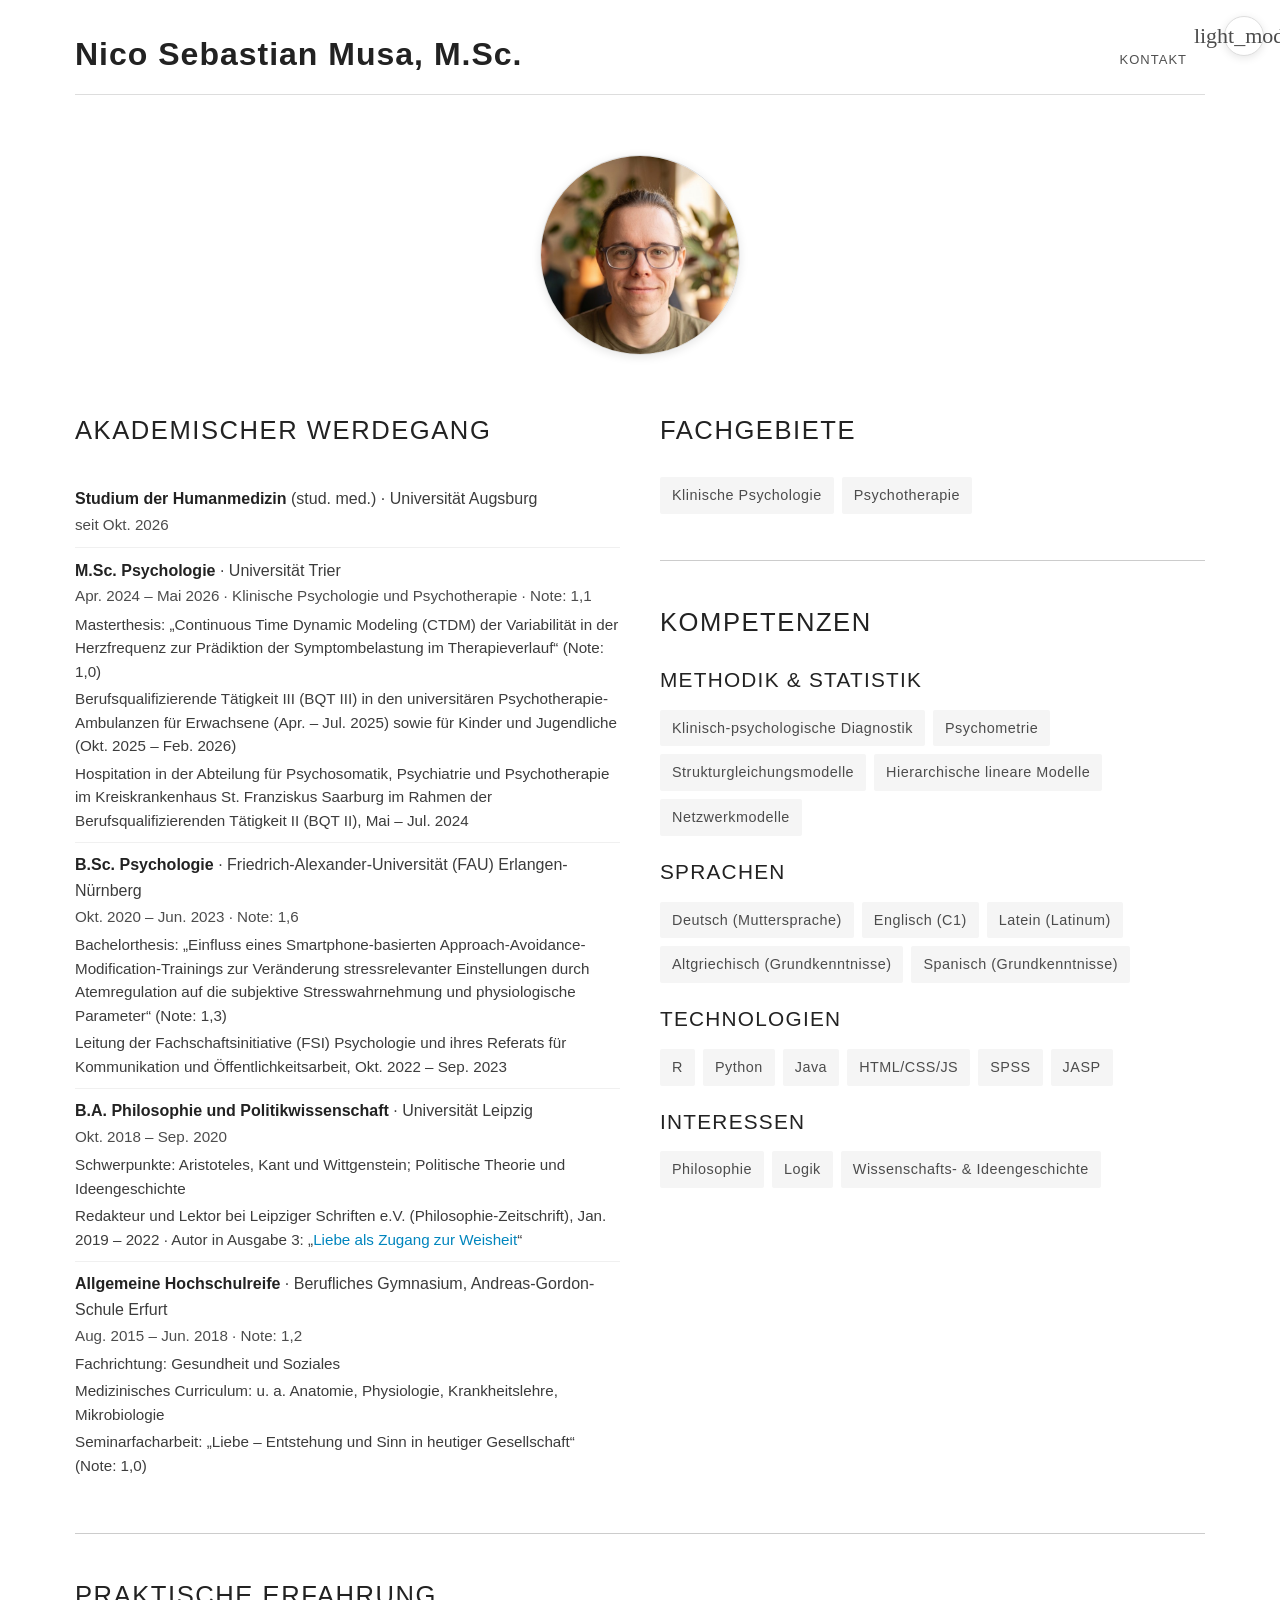
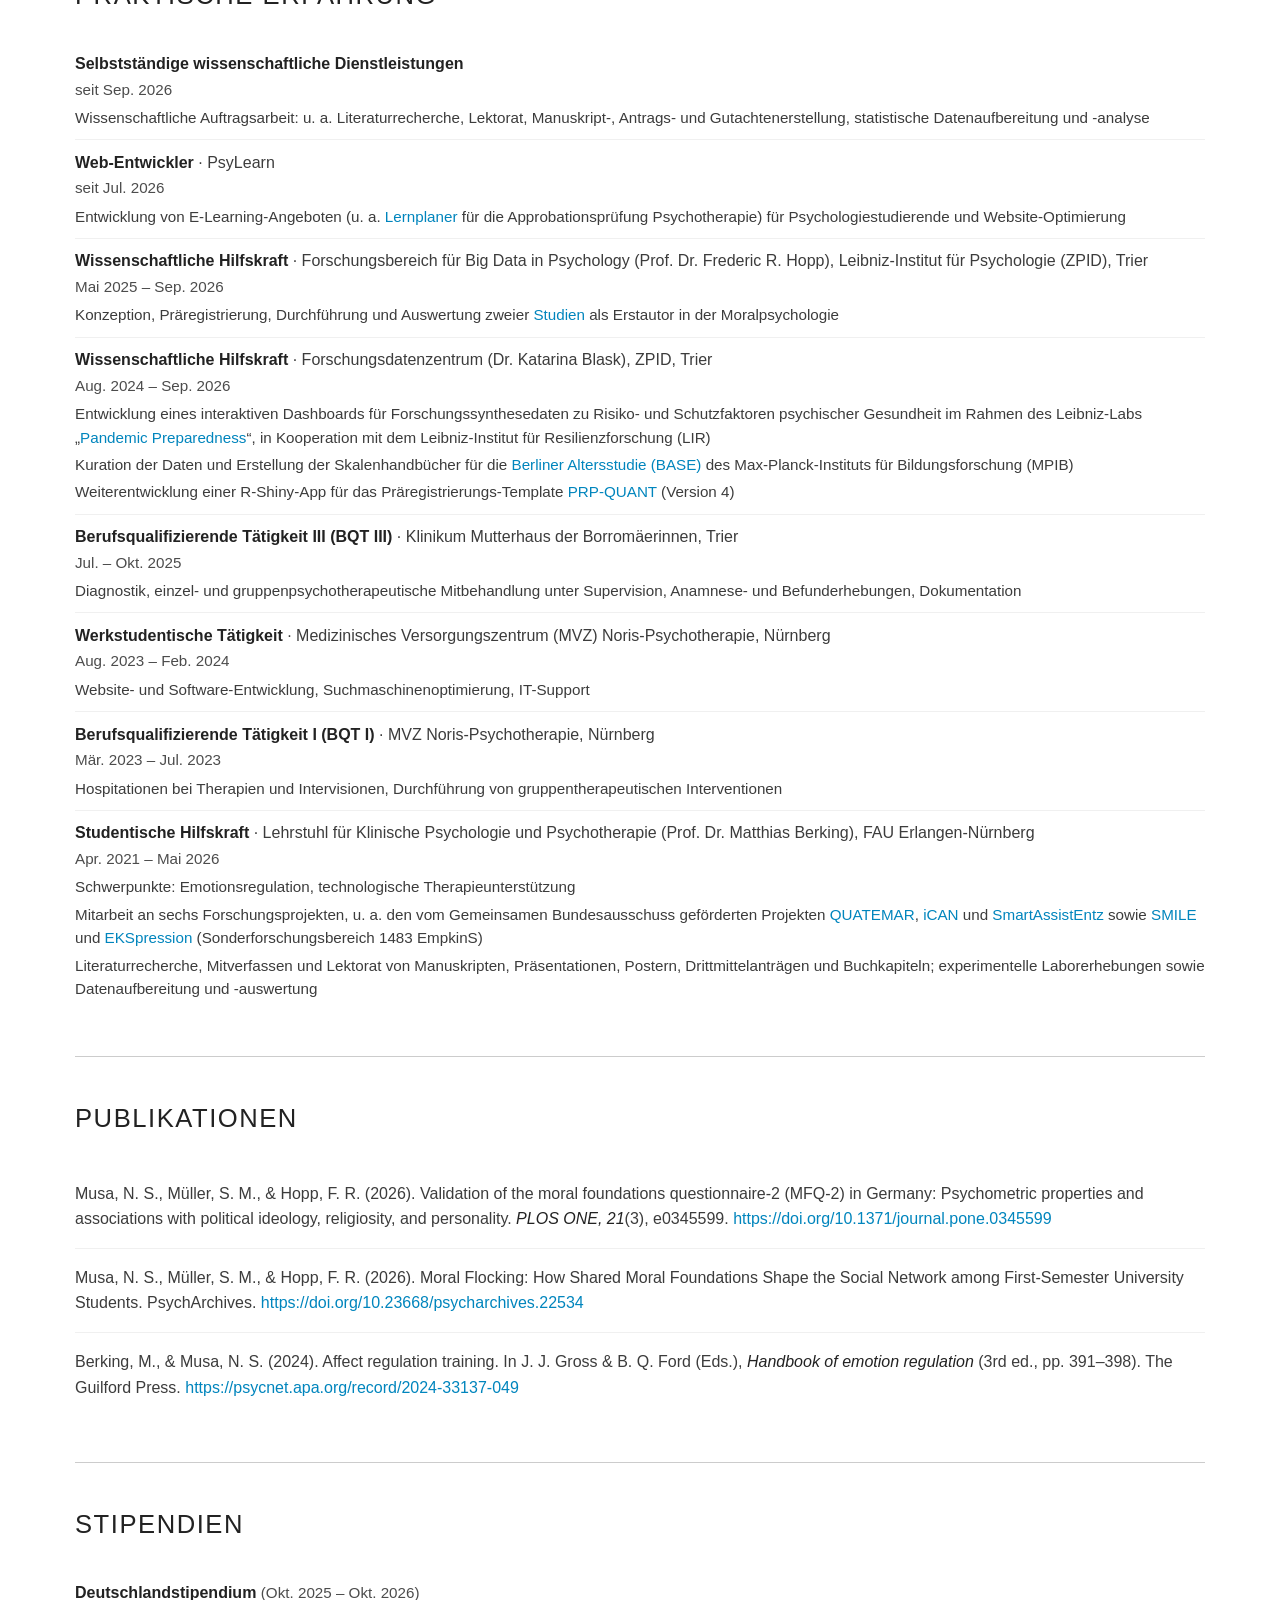
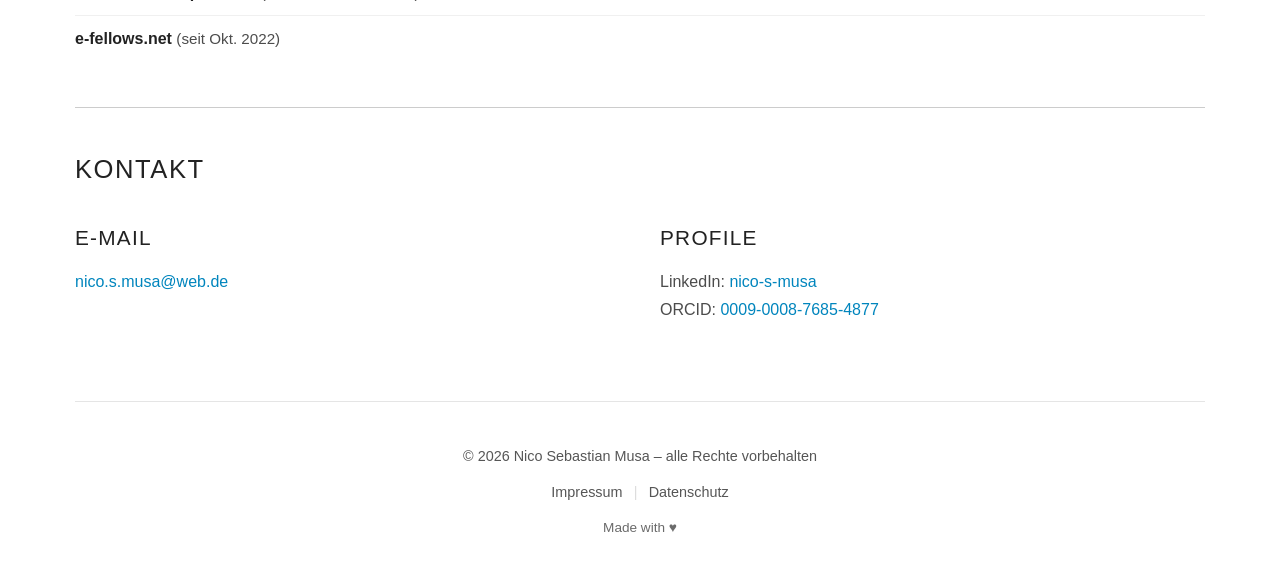
<file: index.html>
<!DOCTYPE html>
<html lang="de" data-theme="light">
<head>
    <meta charset="UTF-8">
    <meta name="viewport" content="width=device-width, initial-scale=1.0">

    <!-- Sicherheit: Content-Security-Policy + Referrer -->
    <meta http-equiv="Content-Security-Policy" content="default-src 'self'; script-src 'self'; style-src 'self' https://fonts.googleapis.com; font-src https://fonts.gstatic.com; img-src 'self' data:; connect-src 'self'; base-uri 'self'; form-action 'self'; object-src 'none'">
    <meta name="referrer" content="strict-origin-when-cross-origin">

    <!-- Theme + Interaktion (extern, kein Inline-JS) -->
    <script src="script.js"></script>

    <!-- Google Fonts: Jost (Futura-Ersatz) + Source Sans 3 (Proxima-Nova-Ersatz) -->
    <link rel="preconnect" href="https://fonts.googleapis.com">
    <link rel="preconnect" href="https://fonts.gstatic.com" crossorigin>
    <link href="https://fonts.googleapis.com/css2?family=Jost:ital,wght@0,300;0,400;0,500;0,600;0,700;1,300;1,400&family=Source+Sans+3:ital,wght@0,300;0,400;0,600;1,300;1,400&display=swap" rel="stylesheet">

    <!-- Material Symbols (Google Icons) -->
    <link rel="stylesheet" href="https://fonts.googleapis.com/css2?family=Material+Symbols+Outlined:opsz,wght,FILL,GRAD@20..48,100..700,0..1,0..200" />

    <title>Nico Sebastian Musa</title>
    <link rel="stylesheet" href="styles.css">
</head>
<body id="top">

    <!-- Theme Toggle (floating, outside content container) -->
    <button id="themeToggle" class="theme-float-btn" aria-label="Farbschema wechseln" title="Farbschema wechseln">
        <span class="material-symbols-outlined">light_mode</span>
    </button>

    <!-- ============================================
         MOBILE NAV (hidden on desktop)
         ============================================ -->
    <div id="mobileNav">
        <div id="mobileNavWrapper">
            <nav class="main-nav mobile-nav">
                <ul>
                    <li><a href="#kontakt">Kontakt</a></li>
                </ul>
            </nav>
        </div>
    </div>

    <div id="mobileMenuLink">
        <button id="mobileMenuBtn" aria-label="Menü öffnen/schließen" aria-expanded="false">
            <span class="material-symbols-outlined menu-icon">menu</span>
            <span class="menu-text">Menü</span>
        </button>
    </div>

    <!-- ============================================
         CANVAS (main wrapper)
         ============================================ -->
    <div id="canvas">

        <!-- ========== HEADER / NAVIGATION ========== -->
        <header id="header">
            <div id="logo">
                <h1 class="logo"><a href="#top">Nico Sebastian Musa, M.Sc.</a></h1>
            </div>
            <div class="header-right">
                <div id="topNav">
                    <nav class="main-nav">
                        <ul>
                            <li class="page-collection"><a href="#kontakt">Kontakt</a></li>
                        </ul>
                    </nav>
                </div>
            </div>
        </header>

        <div class="page-divider"></div>

        <!-- ========== MAIN CONTENT ========== -->
        <div class="extra-wrapper page-header">

            <!-- Profilbild nur mobil: unter dem Namen, über Werdegang -->
            <img class="profile-img profile-img-mobile" src="profilbild.jpg" alt="Profilbild von Nico Sebastian Musa" width="600" height="600">

            <!-- ---- WERDEGANG ---- -->
            <section id="werdegang" class="section-block">
                <!-- Profilbild (Desktop): zentriert über beiden Spalten -->
                <img class="profile-img profile-img-desktop" src="profilbild.jpg" alt="Profilbild von Nico Sebastian Musa" width="600" height="600">
                <div class="sqs-row">
                    <div class="sqs-col sqs-col-6">
                        <h2 class="section-heading">Akademischer Werdegang</h2>
                        <ul class="academic-list">
                            <li>
                                <strong>Studium der Humanmedizin</strong> (stud. med.) · Universität Augsburg<br>
                                <span class="meta">seit Okt. 2026</span>
                            </li>
                            <li>
                                <strong>M.Sc. Psychologie</strong> · Universität Trier<br>
                                <span class="meta">Apr. 2024 – Mai 2026 · Klinische Psychologie und Psychotherapie · Note: 1,1</span>
                                <span class="academic-detail">Masterthesis: „Continuous Time Dynamic Modeling (CTDM) der Variabilität in der Herzfrequenz zur Prädiktion der Symptombelastung im Therapieverlauf“ (Note: 1,0)</span>
                                <span class="academic-detail">Berufsqualifizierende Tätigkeit III (BQT III) in den universitären Psychotherapie-Ambulanzen für Erwachsene (Apr. – Jul. 2025) sowie für Kinder und Jugendliche (Okt. 2025 – Feb. 2026)</span>
                                <span class="academic-detail">Hospitation in der Abteilung für Psychosomatik, Psychiatrie und Psychotherapie im Kreiskrankenhaus St. Franziskus Saarburg im Rahmen der Berufsqualifizierenden Tätigkeit II (BQT II), Mai – Jul. 2024</span>
                            </li>
                            <li>
                                <strong>B.Sc. Psychologie</strong> · Friedrich-Alexander-Universität (FAU) Erlangen-Nürnberg<br>
                                <span class="meta">Okt. 2020 – Jun. 2023 · Note: 1,6</span>
                                <span class="academic-detail">Bachelorthesis: „Einfluss eines Smartphone-basierten Approach-Avoidance-Modification-Trainings zur Veränderung stressrelevanter Einstellungen durch Atemregulation auf die subjektive Stresswahrnehmung und physiologische Parameter“ (Note: 1,3)</span>
                                <span class="academic-detail">Leitung der Fachschaftsinitiative (FSI) Psychologie und ihres Referats für Kommunikation und Öffentlichkeitsarbeit, Okt. 2022 – Sep. 2023</span>
                            </li>
                            <li>
                                <strong>B.A. Philosophie und Politikwissenschaft</strong> · Universität Leipzig<br>
                                <span class="meta">Okt. 2018 – Sep. 2020</span>
                                <span class="academic-detail">Schwerpunkte: Aristoteles, Kant und Wittgenstein; Politische Theorie und Ideengeschichte</span>
                                <span class="academic-detail">Redakteur und Lektor bei Leipziger Schriften e.V. (Philosophie-Zeitschrift), Jan. 2019 – 2022 · Autor in Ausgabe 3: „<a href="https://web.archive.org/web/20260218001840/https://www.leipziger-schriften.de/pdf/Leipziger_Schriften_III.pdf#page=27" target="_blank" rel="noopener">Liebe als Zugang zur Weisheit</a>“</span>
                            </li>
                            <li>
                                <strong>Allgemeine Hochschulreife</strong> · Berufliches Gymnasium, Andreas-Gordon-Schule Erfurt<br>
                                <span class="meta">Aug. 2015 – Jun. 2018 · Note: 1,2</span>
                                <span class="academic-detail">Fachrichtung: Gesundheit und Soziales</span>
                                <span class="academic-detail">Medizinisches Curriculum: u. a. Anatomie, Physiologie, Krankheitslehre, Mikrobiologie</span>
                                <span class="academic-detail">Seminarfacharbeit: „Liebe – Entstehung und Sinn in heutiger Gesellschaft“ (Note: 1,0)</span>
                            </li>
                        </ul>
                    </div>
                    <hr class="section-divider section-divider--mobile">
                    <div class="sqs-col sqs-col-6">
                        <h2 class="section-heading" id="fachgebiete">Fachgebiete</h2>
                        <div class="tags-cloud">
                            <span class="tag">Klinische Psychologie</span>
                            <span class="tag">Psychotherapie</span>
                        </div>

                        <hr class="section-divider section-divider--spacious">

                        <h2 class="section-heading" id="kompetenzen">Kompetenzen</h2>
                        <h3 class="subsection-heading">Methodik &amp; Statistik</h3>
                        <div class="tags-cloud">
                            <span class="tag">Klinisch-psychologische Diagnostik</span>
                            <span class="tag">Psychometrie</span>
                            <span class="tag">Strukturgleichungsmodelle</span>
                            <span class="tag">Hierarchische lineare Modelle</span>
                            <span class="tag">Netzwerkmodelle</span>
                        </div>
                        <h3 class="subsection-heading">Sprachen</h3>
                        <div class="tags-cloud">
                            <span class="tag">Deutsch (Muttersprache)</span>
                            <span class="tag">Englisch (C1)</span>
                            <span class="tag">Latein (Latinum)</span>
                            <span class="tag">Altgriechisch (Grundkenntnisse)</span>
                            <span class="tag">Spanisch (Grundkenntnisse)</span>
                        </div>
                        <h3 class="subsection-heading">Technologien</h3>
                        <div class="tags-cloud">
                            <span class="tag">R</span>
                            <span class="tag">Python</span>
                            <span class="tag">Java</span>
                            <span class="tag">HTML/CSS/JS</span>
                            <span class="tag">SPSS</span>
                            <span class="tag">JASP</span>
                        </div>
                        <h3 class="subsection-heading">Interessen</h3>
                        <div class="tags-cloud">
                            <span class="tag">Philosophie</span>
                            <span class="tag">Logik</span>
                            <span class="tag">Wissenschafts- &amp; Ideengeschichte</span>
                        </div>
                    </div>
                </div>
            </section>

            <hr class="section-divider">

            <!-- ---- PRAKTISCHE ERFAHRUNG ---- -->
            <section id="erfahrung" class="section-block">
                <h2 class="section-heading">Praktische Erfahrung</h2>
                <ul class="academic-list">
                    <li>
                        <strong>Selbstständige wissenschaftliche Dienstleistungen</strong><br>
                        <span class="meta">seit Sep. 2026</span>
                        <span class="academic-detail">Wissenschaftliche Auftragsarbeit: u. a. Literaturrecherche, Lektorat, Manuskript-, Antrags- und Gutachtenerstellung, statistische Datenaufbereitung und -analyse</span>
                    </li>
                    <li>
                        <strong>Web-Entwickler</strong> · PsyLearn<br>
                        <span class="meta">seit Jul. 2026</span>
                        <span class="academic-detail">Entwicklung von E-Learning-Angeboten (u. a. <a href="https://psylearn.de/lernplaner/" target="_blank" rel="noopener">Lernplaner</a> für die Approbationsprüfung Psychotherapie) für Psychologiestudierende und Website-Optimierung</span>
                    </li>
                    <li>
                        <strong>Wissenschaftliche Hilfskraft</strong> · Forschungsbereich für Big Data in Psychology (Prof. Dr. Frederic R. Hopp), Leibniz-Institut für Psychologie (ZPID), Trier<br>
                        <span class="meta">Mai 2025 – Sep. 2026</span>
                        <span class="academic-detail">Konzeption, Präregistrierung, Durchführung und Auswertung zweier <a href="#publikationen">Studien</a> als Erstautor in der Moralpsychologie</span>
                    </li>
                    <li>
                        <strong>Wissenschaftliche Hilfskraft</strong> · Forschungsdatenzentrum (Dr. Katarina Blask), ZPID, Trier<br>
                        <span class="meta">Aug. 2024 – Sep. 2026</span>
                        <span class="academic-detail">Entwicklung eines interaktiven Dashboards für Forschungssynthesedaten zu Risiko- und Schutzfaktoren psychischer Gesundheit im Rahmen des Leibniz-Labs „<a href="https://www.leibniz-gemeinschaft.de/forschung/leibniz-labs/pandemic-preparedness" target="_blank" rel="noopener">Pandemic Preparedness</a>“, in Kooperation mit dem Leibniz-Institut für Resilienzforschung (LIR)</span>
                        <span class="academic-detail">Kuration der Daten und Erstellung der Skalenhandbücher für die <a href="https://rdc-psychology.org/de/daten-nutzen/berliner-altersstudie" target="_blank" rel="noopener">Berliner Altersstudie (BASE)</a> des Max-Planck-Instituts für Bildungsforschung (MPIB)</span>
                        <span class="academic-detail">Weiterentwicklung einer R-Shiny-App für das Präregistrierungs-Template <a href="https://apps.leibniz-psychology.org/prp-quant/" target="_blank" rel="noopener">PRP-QUANT</a> (Version 4)</span>
                    </li>
                    <li>
                        <strong>Berufsqualifizierende Tätigkeit III (BQT III)</strong> · Klinikum Mutterhaus der Borromäerinnen, Trier<br>
                        <span class="meta">Jul. – Okt. 2025</span>
                        <span class="academic-detail">Diagnostik, einzel- und gruppenpsychotherapeutische Mitbehandlung unter Supervision, Anamnese- und Befunderhebungen, Dokumentation</span>
                    </li>
                    <li>
                        <strong>Werkstudentische Tätigkeit</strong> · Medizinisches Versorgungszentrum (MVZ) Noris-Psychotherapie, Nürnberg<br>
                        <span class="meta">Aug. 2023 – Feb. 2024</span>
                        <span class="academic-detail">Website- und Software-Entwicklung, Suchmaschinenoptimierung, IT-Support</span>
                    </li>
                    <li>
                        <strong>Berufsqualifizierende Tätigkeit I (BQT I)</strong> · MVZ Noris-Psychotherapie, Nürnberg<br>
                        <span class="meta">Mär. 2023 – Jul. 2023</span>
                        <span class="academic-detail">Hospitationen bei Therapien und Intervisionen, Durchführung von gruppentherapeutischen Interventionen</span>
                    </li>
                    <li>
                        <strong>Studentische Hilfskraft</strong> · Lehrstuhl für Klinische Psychologie und Psychotherapie (Prof. Dr. Matthias Berking), FAU Erlangen-Nürnberg<br>
                        <span class="meta">Apr. 2021 – Mai 2026</span>
                        <span class="academic-detail">Schwerpunkte: Emotionsregulation, technologische Therapieunterstützung</span>
                        <span class="academic-detail">Mitarbeit an sechs Forschungsprojekten, u. a. den vom Gemeinsamen Bundesausschuss geförderten Projekten <a href="https://klips.phil.fau.de/quatemar" target="_blank" rel="noopener">QUATEMAR</a>, <a href="https://klips.phil.fau.de/ican" target="_blank" rel="noopener">iCAN</a> und <a href="https://klips.phil.fau.de/smartassistentz-smartphone-assistierte-abstinenzfoerderung-nach-alkoholentzug" target="_blank" rel="noopener">SmartAssistEntz</a> sowie <a href="https://klips.phil.fau.de/smile" target="_blank" rel="noopener">SMILE</a> und <a href="https://klips.phil.fau.de/empkins" target="_blank" rel="noopener">EKSpression</a> (Sonderforschungsbereich 1483 EmpkinS)</span>
                        <span class="academic-detail">Literaturrecherche, Mitverfassen und Lektorat von Manuskripten, Präsentationen, Postern, Drittmittelanträgen und Buchkapiteln; experimentelle Laborerhebungen sowie Datenaufbereitung und -auswertung</span>
                    </li>
                </ul>
            </section>

            <hr class="section-divider">

            <!-- ---- PUBLICATIONS ---- -->
            <section id="publikationen" class="section-block">
                <h2 class="section-heading">Publikationen</h2>
                <ul class="publication-list">
                    <li class="publication-item">
                        <p class="publication-ref">
                            Musa, N. S., Müller, S. M., &amp; Hopp, F. R. (2026). Validation of the moral foundations questionnaire-2 (MFQ-2) in Germany: Psychometric properties and associations with political ideology, religiosity, and personality. <em>PLOS ONE, 21</em>(3), e0345599. <a href="https://doi.org/10.1371/journal.pone.0345599" target="_blank" rel="noopener">https://doi.org/10.1371/journal.pone.0345599</a>
                        </p>
                    </li>
                    <li class="publication-item">
                        <p class="publication-ref">
                            Musa, N. S., Müller, S. M., &amp; Hopp, F. R. (2026). Moral Flocking: How Shared Moral Foundations Shape the Social Network among First-Semester University Students. PsychArchives. <a href="https://doi.org/10.23668/psycharchives.22534" target="_blank" rel="noopener">https://doi.org/10.23668/psycharchives.22534</a>
                        </p>
                    </li>
                    <li class="publication-item">
                        <p class="publication-ref">
                            Berking, M., &amp; Musa, N. S. (2024). Affect regulation training. In J. J. Gross &amp; B. Q. Ford (Eds.), <em>Handbook of emotion regulation</em> (3rd ed., pp. 391–398). The Guilford Press. <a href="https://psycnet.apa.org/record/2024-33137-049" target="_blank" rel="noopener">https://psycnet.apa.org/record/2024-33137-049</a>
                        </p>
                    </li>
                </ul>
            </section>

            <hr class="section-divider">

            <!-- ---- STIPENDIEN ---- -->
            <section id="stipendien" class="section-block">
                <h2 class="section-heading">Stipendien</h2>
                <ul class="academic-list">
                    <li><strong>Deutschlandstipendium</strong> <span class="meta">(Okt. 2025 – Okt. 2026)</span></li>
                    <li><strong>e-fellows.net</strong> <span class="meta">(seit Okt. 2022)</span></li>
                </ul>
            </section>

            <hr class="section-divider">

            <!-- ---- KONTAKT ---- -->
            <section id="kontakt" class="section-block">
                <h2 class="section-heading">Kontakt</h2>
                <div class="sqs-row">
                    <div class="sqs-col sqs-col-6">
                        <h3 class="subsection-heading">E-Mail</h3>
                        <p class="contact-detail"><a href="mailto:nico.s.musa@web.de">nico.s.musa@web.de</a></p>
                    </div>
                    <div class="sqs-col sqs-col-6">
                        <h3 class="subsection-heading">Profile</h3>
                        <p class="contact-detail">
                            LinkedIn: <a href="https://www.linkedin.com/in/nico-s-musa/" target="_blank" rel="noopener">nico-s-musa</a><br>
                            ORCID: <a href="https://orcid.org/0009-0008-7685-4877" target="_blank" rel="noopener">0009-0008-7685-4877</a>
                        </p>
                    </div>
                </div>
            </section>

        </div><!-- /page-header -->

        <!-- ========== FOOTER ========== -->
        <footer id="footer">
            <div class="footer-content">
                <p class="copyright">© 2026 Nico Sebastian Musa – alle Rechte vorbehalten</p>
                <div class="footer-links">
                    <a href="imprint.html">Impressum</a>
                    <span class="separator">|</span>
                    <a href="privacy.html">Datenschutz</a>
                </div>
                <p class="footer-made">Made with ♥</p>
            </div>
        </footer>

    </div><!-- /canvas -->

</body>
</html>
</file>
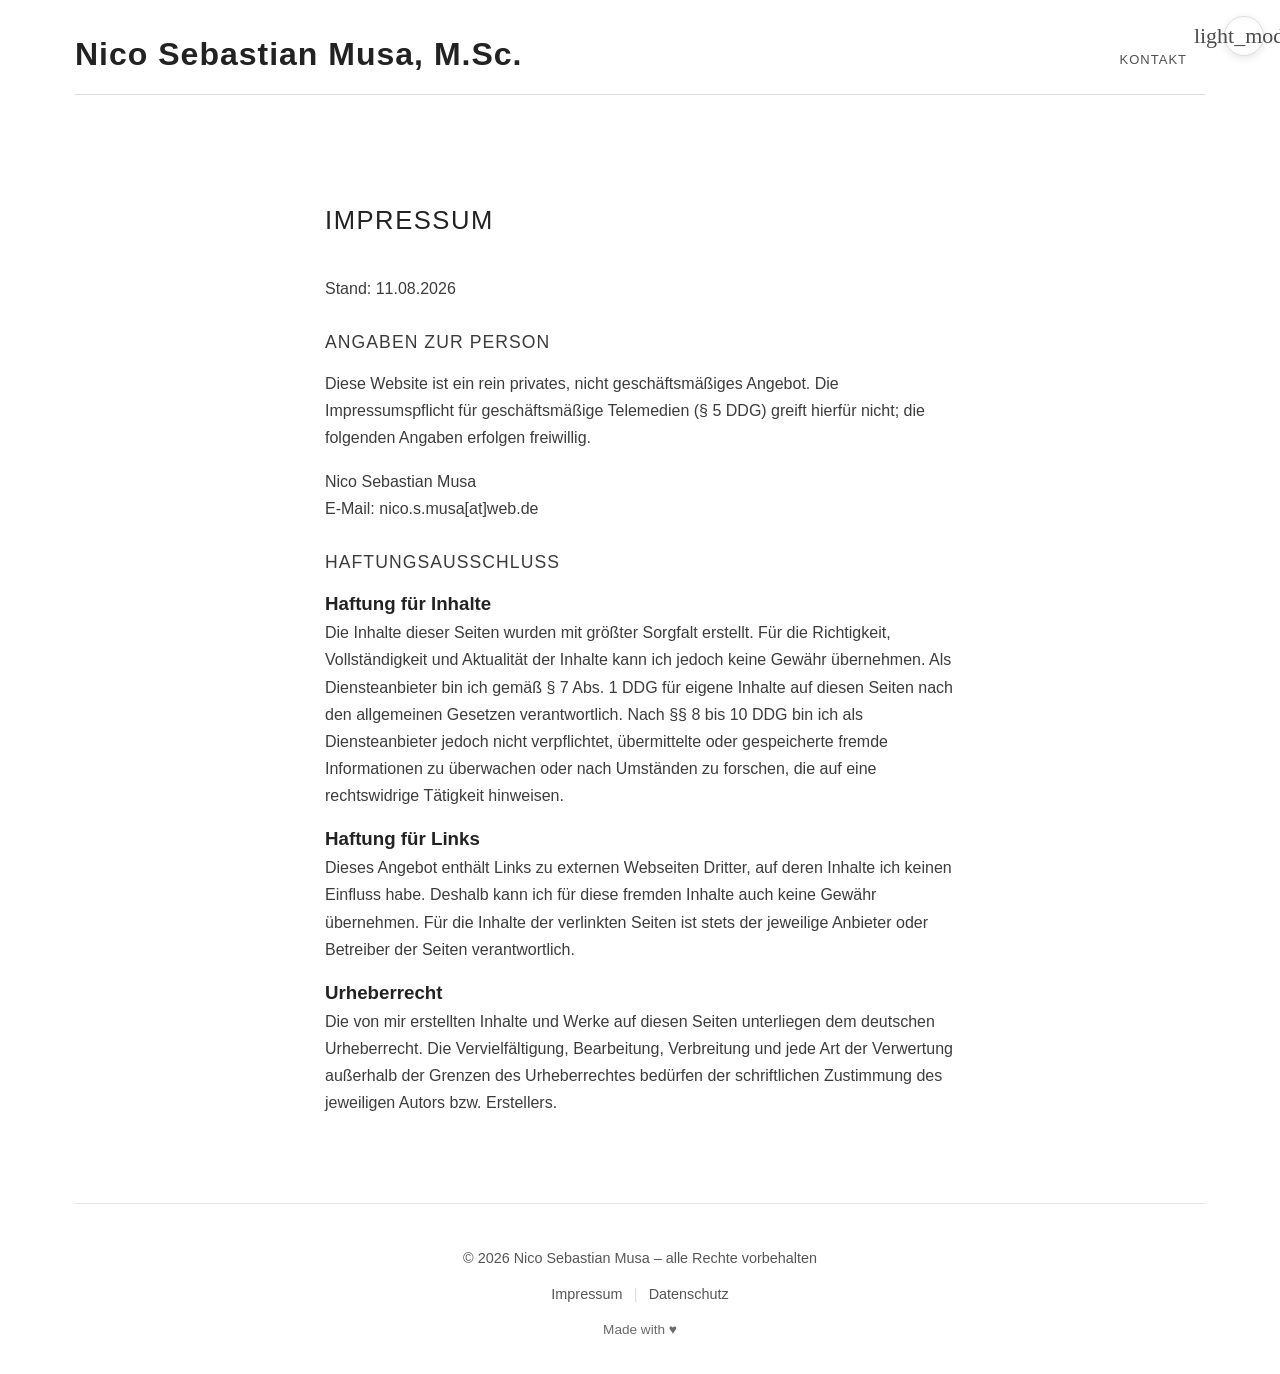
<file: imprint.html>
<!DOCTYPE html>
<html lang="de" data-theme="light">
<head>
    <meta charset="UTF-8">
    <meta name="viewport" content="width=device-width, initial-scale=1.0">

    <!-- Sicherheit: Content-Security-Policy + Referrer -->
    <meta http-equiv="Content-Security-Policy" content="default-src 'self'; script-src 'self'; style-src 'self' https://fonts.googleapis.com; font-src https://fonts.gstatic.com; img-src 'self' data:; connect-src 'self'; base-uri 'self'; form-action 'self'; object-src 'none'">
    <meta name="referrer" content="strict-origin-when-cross-origin">

    <!-- Theme + Interaktion (extern, kein Inline-JS) -->
    <script src="script.js"></script>
    <link rel="preconnect" href="https://fonts.googleapis.com">
    <link rel="preconnect" href="https://fonts.gstatic.com" crossorigin>
    <link href="https://fonts.googleapis.com/css2?family=Jost:ital,wght@0,300;0,400;0,500;0,600;0,700;1,300;1,400&family=Source+Sans+3:ital,wght@0,300;0,400;0,600;1,300;1,400&display=swap" rel="stylesheet">
    <link rel="stylesheet" href="https://fonts.googleapis.com/css2?family=Material+Symbols+Outlined:opsz,wght,FILL,GRAD@20..48,100..700,0..1,0..200" />
    <title>Impressum – Nico Sebastian Musa</title>
    <link rel="stylesheet" href="styles.css">
</head>
<body>

    <!-- Theme Toggle (floating, outside content container) -->
    <button id="themeToggle" class="theme-float-btn" aria-label="Farbschema wechseln" title="Farbschema wechseln">
        <span class="material-symbols-outlined">light_mode</span>
    </button>

    <!-- Mobile Nav (hidden on desktop) -->
    <div id="mobileNav">
        <div id="mobileNavWrapper">
            <nav class="main-nav mobile-nav">
                <ul>
                    <li><a href="index.html#kontakt">Kontakt</a></li>
                </ul>
            </nav>
        </div>
    </div>

    <div id="mobileMenuLink">
        <button id="mobileMenuBtn" aria-label="Menü öffnen/schließen" aria-expanded="false">
            <span class="material-symbols-outlined menu-icon">menu</span>
            <span class="menu-text">Menü</span>
        </button>
    </div>

    <div id="canvas">

        <!-- Header / Navigation -->
        <header id="header">
            <div id="logo">
                <div class="logo"><a href="index.html">Nico Sebastian Musa, M.Sc.</a></div>
            </div>
            <div class="header-right">
                <div id="topNav">
                    <nav class="main-nav">
                        <ul>
                            <li class="page-collection"><a href="index.html#kontakt">Kontakt</a></li>
                        </ul>
                    </nav>
                </div>
            </div>
        </header>

        <div class="page-divider"></div>

        <!-- Legal Content -->
        <div class="legal-content">
            <h1>Impressum</h1>

            <p class="meta">Stand: 11.08.2026</p>

            <h2>Angaben zur Person</h2>
            <p>
                Diese Website ist ein rein privates, nicht geschäftsmäßiges Angebot. Die
                Impressumspflicht für geschäftsmäßige Telemedien (§ 5 DDG) greift hierfür
                nicht; die folgenden Angaben erfolgen freiwillig.
            </p>
            <p>
                Nico Sebastian Musa<br>
                E-Mail: nico.s.musa[at]web.de
            </p>

            <h2>Haftungsausschluss</h2>
            <h3>Haftung für Inhalte</h3>
            <p>
                Die Inhalte dieser Seiten wurden mit größter Sorgfalt erstellt. Für die Richtigkeit, Vollständigkeit und Aktualität der Inhalte kann ich jedoch keine Gewähr übernehmen. Als Diensteanbieter bin ich gemäß § 7 Abs. 1 DDG für eigene Inhalte auf diesen Seiten nach den allgemeinen Gesetzen verantwortlich. Nach §§ 8 bis 10 DDG bin ich als Diensteanbieter jedoch nicht verpflichtet, übermittelte oder gespeicherte fremde Informationen zu überwachen oder nach Umständen zu forschen, die auf eine rechtswidrige Tätigkeit hinweisen.
            </p>

            <h3>Haftung für Links</h3>
            <p>
                Dieses Angebot enthält Links zu externen Webseiten Dritter, auf deren Inhalte ich keinen Einfluss habe. Deshalb kann ich für diese fremden Inhalte auch keine Gewähr übernehmen. Für die Inhalte der verlinkten Seiten ist stets der jeweilige Anbieter oder Betreiber der Seiten verantwortlich.
            </p>

            <h3>Urheberrecht</h3>
            <p>
                Die von mir erstellten Inhalte und Werke auf diesen Seiten unterliegen dem deutschen Urheberrecht. Die Vervielfältigung, Bearbeitung, Verbreitung und jede Art der Verwertung außerhalb der Grenzen des Urheberrechtes bedürfen der schriftlichen Zustimmung des jeweiligen Autors bzw. Erstellers.
            </p>
        </div>

        <!-- Footer -->
        <footer id="footer">
            <div class="footer-content">
                <p class="copyright">© 2026 Nico Sebastian Musa – alle Rechte vorbehalten</p>
                <div class="footer-links">
                    <a href="imprint.html">Impressum</a>
                    <span class="separator">|</span>
                    <a href="privacy.html">Datenschutz</a>
                </div>
                <p class="footer-made">Made with ♥</p>
            </div>
        </footer>

    </div>

</body>
</html>
</file>
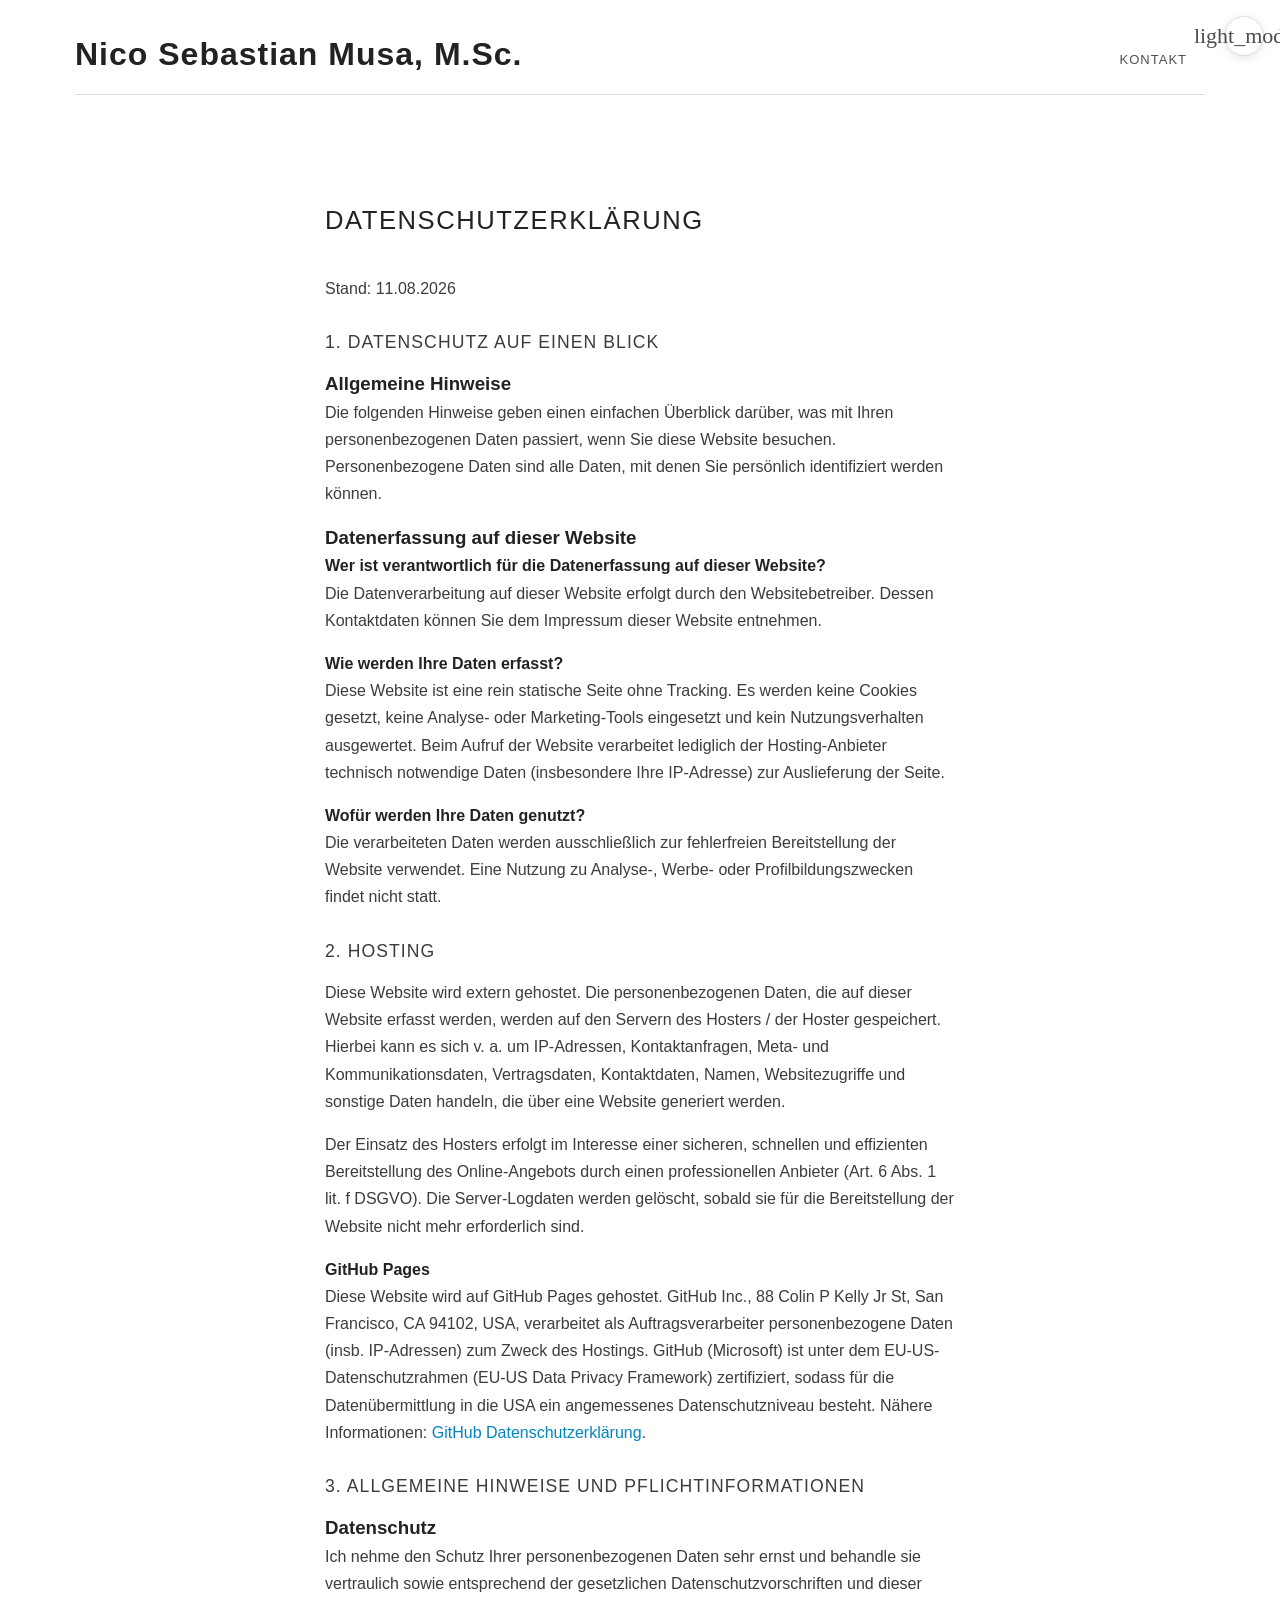
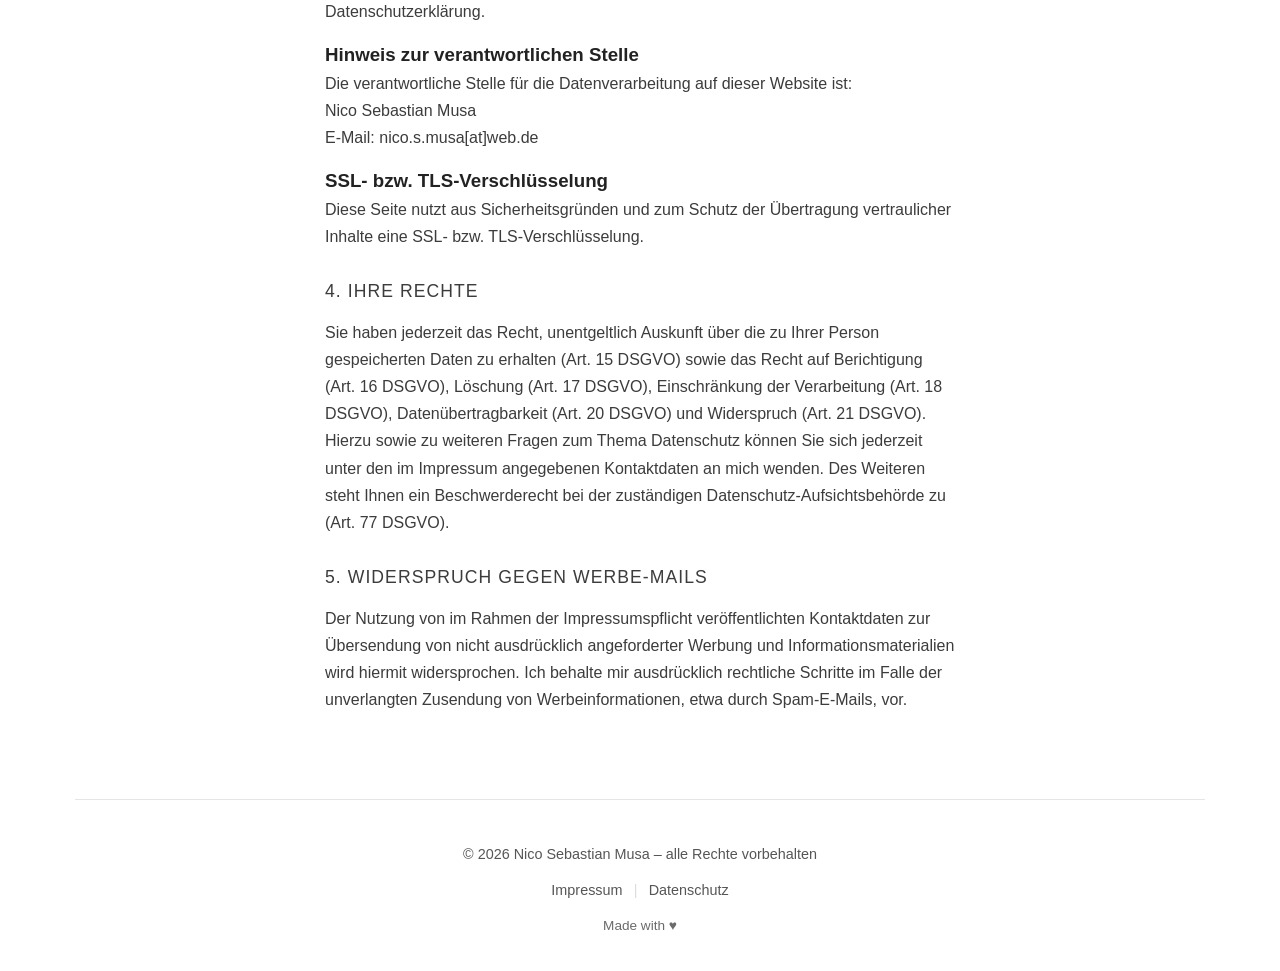
<file: privacy.html>
<!DOCTYPE html>
<html lang="de" data-theme="light">
<head>
    <meta charset="UTF-8">
    <meta name="viewport" content="width=device-width, initial-scale=1.0">

    <!-- Sicherheit: Content-Security-Policy + Referrer -->
    <meta http-equiv="Content-Security-Policy" content="default-src 'self'; script-src 'self'; style-src 'self' https://fonts.googleapis.com; font-src https://fonts.gstatic.com; img-src 'self' data:; connect-src 'self'; base-uri 'self'; form-action 'self'; object-src 'none'">
    <meta name="referrer" content="strict-origin-when-cross-origin">

    <!-- Theme + Interaktion (extern, kein Inline-JS) -->
    <script src="script.js"></script>
    <link rel="preconnect" href="https://fonts.googleapis.com">
    <link rel="preconnect" href="https://fonts.gstatic.com" crossorigin>
    <link href="https://fonts.googleapis.com/css2?family=Jost:ital,wght@0,300;0,400;0,500;0,600;0,700;1,300;1,400&family=Source+Sans+3:ital,wght@0,300;0,400;0,600;1,300;1,400&display=swap" rel="stylesheet">
    <link rel="stylesheet" href="https://fonts.googleapis.com/css2?family=Material+Symbols+Outlined:opsz,wght,FILL,GRAD@20..48,100..700,0..1,0..200" />
    <title>Datenschutz – Nico Sebastian Musa</title>
    <link rel="stylesheet" href="styles.css">
</head>
<body>

    <!-- Theme Toggle (floating, outside content container) -->
    <button id="themeToggle" class="theme-float-btn" aria-label="Farbschema wechseln" title="Farbschema wechseln">
        <span class="material-symbols-outlined">light_mode</span>
    </button>

    <!-- Mobile Nav (hidden on desktop) -->
    <div id="mobileNav">
        <div id="mobileNavWrapper">
            <nav class="main-nav mobile-nav">
                <ul>
                    <li><a href="index.html#kontakt">Kontakt</a></li>
                </ul>
            </nav>
        </div>
    </div>

    <div id="mobileMenuLink">
        <button id="mobileMenuBtn" aria-label="Menü öffnen/schließen" aria-expanded="false">
            <span class="material-symbols-outlined menu-icon">menu</span>
            <span class="menu-text">Menü</span>
        </button>
    </div>

    <div id="canvas">

        <!-- Header / Navigation -->
        <header id="header">
            <div id="logo">
                <div class="logo"><a href="index.html">Nico Sebastian Musa, M.Sc.</a></div>
            </div>
            <div class="header-right">
                <div id="topNav">
                    <nav class="main-nav">
                        <ul>
                            <li class="page-collection"><a href="index.html#kontakt">Kontakt</a></li>
                        </ul>
                    </nav>
                </div>
            </div>
        </header>

        <div class="page-divider"></div>

        <!-- Legal Content -->
        <div class="legal-content">
            <h1>Datenschutzerklärung</h1>

            <p class="meta">Stand: 11.08.2026</p>

            <h2>1. Datenschutz auf einen Blick</h2>

            <h3>Allgemeine Hinweise</h3>
            <p>
                Die folgenden Hinweise geben einen einfachen Überblick darüber, was mit Ihren personenbezogenen Daten passiert, wenn Sie diese Website besuchen. Personenbezogene Daten sind alle Daten, mit denen Sie persönlich identifiziert werden können.
            </p>

            <h3>Datenerfassung auf dieser Website</h3>
            <p>
                <strong>Wer ist verantwortlich für die Datenerfassung auf dieser Website?</strong><br>
                Die Datenverarbeitung auf dieser Website erfolgt durch den Websitebetreiber. Dessen Kontaktdaten können Sie dem Impressum dieser Website entnehmen.
            </p>
            <p>
                <strong>Wie werden Ihre Daten erfasst?</strong><br>
                Diese Website ist eine rein statische Seite ohne Tracking. Es werden keine Cookies gesetzt, keine Analyse- oder Marketing-Tools eingesetzt und kein Nutzungsverhalten ausgewertet. Beim Aufruf der Website verarbeitet lediglich der Hosting-Anbieter technisch notwendige Daten (insbesondere Ihre IP-Adresse) zur Auslieferung der Seite.
            </p>
            <p>
                <strong>Wofür werden Ihre Daten genutzt?</strong><br>
                Die verarbeiteten Daten werden ausschließlich zur fehlerfreien Bereitstellung der Website verwendet. Eine Nutzung zu Analyse-, Werbe- oder Profilbildungszwecken findet nicht statt.
            </p>

            <h2>2. Hosting</h2>
            <p>
                Diese Website wird extern gehostet. Die personenbezogenen Daten, die auf dieser Website erfasst werden, werden auf den Servern des Hosters / der Hoster gespeichert. Hierbei kann es sich v. a. um IP-Adressen, Kontaktanfragen, Meta- und Kommunikationsdaten, Vertragsdaten, Kontaktdaten, Namen, Websitezugriffe und sonstige Daten handeln, die über eine Website generiert werden.
            </p>
            <p>
                Der Einsatz des Hosters erfolgt im Interesse einer sicheren, schnellen und effizienten Bereitstellung des Online-Angebots durch einen professionellen Anbieter (Art. 6 Abs. 1 lit. f DSGVO). Die Server-Logdaten werden gelöscht, sobald sie für die Bereitstellung der Website nicht mehr erforderlich sind.
            </p>
            <p>
                <strong>GitHub Pages</strong><br>
                Diese Website wird auf GitHub Pages gehostet. GitHub Inc., 88 Colin P Kelly Jr St, San Francisco, CA 94102, USA, verarbeitet als Auftragsverarbeiter personenbezogene Daten (insb. IP-Adressen) zum Zweck des Hostings. GitHub (Microsoft) ist unter dem EU-US-Datenschutzrahmen (EU-US Data Privacy Framework) zertifiziert, sodass für die Datenübermittlung in die USA ein angemessenes Datenschutzniveau besteht. Nähere Informationen: <a href="https://docs.github.com/de/site-policy/privacy-policies/github-general-privacy-statement" target="_blank" rel="noopener">GitHub Datenschutzerklärung</a>.
            </p>

            <h2>3. Allgemeine Hinweise und Pflichtinformationen</h2>

            <h3>Datenschutz</h3>
            <p>
                Ich nehme den Schutz Ihrer personenbezogenen Daten sehr ernst und behandle sie vertraulich sowie entsprechend der gesetzlichen Datenschutzvorschriften und dieser Datenschutzerklärung.
            </p>

            <h3>Hinweis zur verantwortlichen Stelle</h3>
            <p>
                Die verantwortliche Stelle für die Datenverarbeitung auf dieser Website ist:<br>
                Nico Sebastian Musa<br>
                E-Mail: nico.s.musa[at]web.de
            </p>

            <h3>SSL- bzw. TLS-Verschlüsselung</h3>
            <p>
                Diese Seite nutzt aus Sicherheitsgründen und zum Schutz der Übertragung vertraulicher Inhalte eine SSL- bzw. TLS-Verschlüsselung.
            </p>

            <h2>4. Ihre Rechte</h2>
            <p>
                Sie haben jederzeit das Recht, unentgeltlich Auskunft über die zu Ihrer Person gespeicherten Daten zu erhalten (Art. 15 DSGVO) sowie das Recht auf Berichtigung (Art. 16 DSGVO), Löschung (Art. 17 DSGVO), Einschränkung der Verarbeitung (Art. 18 DSGVO), Datenübertragbarkeit (Art. 20 DSGVO) und Widerspruch (Art. 21 DSGVO). Hierzu sowie zu weiteren Fragen zum Thema Datenschutz können Sie sich jederzeit unter den im Impressum angegebenen Kontaktdaten an mich wenden. Des Weiteren steht Ihnen ein Beschwerderecht bei der zuständigen Datenschutz-Aufsichtsbehörde zu (Art. 77 DSGVO).
            </p>

            <h2>5. Widerspruch gegen Werbe-Mails</h2>
            <p>
                Der Nutzung von im Rahmen der Impressumspflicht veröffentlichten Kontaktdaten zur Übersendung von nicht ausdrücklich angeforderter Werbung und Informationsmaterialien wird hiermit widersprochen. Ich behalte mir ausdrücklich rechtliche Schritte im Falle der unverlangten Zusendung von Werbeinformationen, etwa durch Spam-E-Mails, vor.
            </p>
        </div>

        <!-- Footer -->
        <footer id="footer">
            <div class="footer-content">
                <p class="copyright">© 2026 Nico Sebastian Musa – alle Rechte vorbehalten</p>
                <div class="footer-links">
                    <a href="imprint.html">Impressum</a>
                    <span class="separator">|</span>
                    <a href="privacy.html">Datenschutz</a>
                </div>
                <p class="footer-made">Made with ♥</p>
            </div>
        </footer>

    </div>

</body>
</html>
</file>
<file: styles.css>
/* ========================================
   Nico Sebastian Musa — Stylesheet
   Design inspiriert von home.benecke.com
   (Squarespace 7 — Template: Skye)
   ======================================== */

/* ----- CSS Custom Properties (Light Theme — default) ----- */
:root {
    --bg: #ffffff;
    --bg-subtle: #f5f5f5;
    --bg-subtle-hover: #e8e8e8;
    --text: #222222;
    --text-secondary: #3c3c3c;
    --text-muted: #4c4c4c;
    --text-light: #565656;
    --text-very-light: #6b6b6b;
    --text-nav: #505050;
    --text-nav-hover: #222222;
    --text-nav-muted: rgba(87,87,87,0.95);
    --link: #0085bd;
    --link-hover: #60a5dd;
    --border: #dddddd;
    --border-light: #f0f0f0;
    --border-subtle: #e5e5e5;
    --divider: #cccccc;
    --subnav-bg: #ffffff;
    --subnav-border: #dddddd;
    --featured-placeholder: #f0f0f0;
    --tag-bg: #f5f5f5;
    --tag-hover-bg: #e8e8e8;
    --tag-text: #4c4c4c;
    --tag-text-hover: #222222;
    --meta-text: rgba(60, 60, 60, 0.95);
    --header-border: rgba(0,0,0,0);
    --focus-outline: #222;
    --shadow-light: rgba(0,0,0,0.1);
    --shadow-strong: rgba(0,0,0,0.15);
    --transition-speed: 0.2s;
}

/* ----- Dark Theme ----- */
[data-theme="dark"] {
    --bg: #1a1a1a;
    --bg-subtle: #2a2a2a;
    --bg-subtle-hover: #3a3a3a;
    --text: #e0e0e0;
    --text-secondary: #b8b8b8;
    --text-muted: #a8a8a8;
    --text-light: #8f8f8f;
    --text-very-light: #7f7f7f;
    --text-nav: #9a9a9a;
    --text-nav-hover: #e0e0e0;
    --text-nav-muted: rgba(190,190,190,0.85);
    --link: #66b0ff;
    --link-hover: #99ccff;
    --border: #444444;
    --border-light: #333333;
    --border-subtle: #333333;
    --divider: #444444;
    --subnav-bg: #1a1a1a;
    --subnav-border: #444444;
    --featured-placeholder: #2a2a2a;
    --tag-bg: #333333;
    --tag-hover-bg: #444444;
    --tag-text: #b5b5b5;
    --tag-text-hover: #e0e0e0;
    --meta-text: rgba(190, 190, 190, 0.8);
    --header-border: #333333;
    --focus-outline: #e0e0e0;
    --shadow-light: rgba(255,255,255,0.08);
    --shadow-strong: rgba(255,255,255,0.12);
}

/* System preference — applied as default via prefers-color-scheme */
/* We only apply this when NO data-theme is set (initial load) */
/* The JS will handle this by setting data-theme="system" which reads the media query */

/* ----- Reset & Base ----- */
*, *::before, *::after {
    box-sizing: border-box;
    margin: 0;
    padding: 0;
}

html {
    scroll-behavior: smooth;
}

body {
    font-family: 'Source Sans 3', 'Proxima Nova', 'Helvetica Neue', Arial, sans-serif;
    font-weight: 400;
    font-size: 16px;
    line-height: 1.8em;
    background-color: var(--bg);
    color: var(--text);
    transition: background-color var(--transition-speed) ease,
                color var(--transition-speed) ease;
}

/* ----- Links ----- */
a {
    color: var(--link);
    text-decoration: none;
    transition: color var(--transition-speed) ease;
}
a:hover {
    color: var(--link-hover);
}
a:focus {
    outline: thin dotted var(--focus-outline);
}

/* ----- Typography ----- */
strong {
    font-weight: 600;
    color: var(--text);
}

em {
    font-style: italic;
}

.meta {
    color: var(--text-muted);
    font-size: 0.95em;
}

/* ============================================
   CANVAS — Main Wrapper
   ============================================ */
#canvas {
    max-width: 1400px;
    margin: 0 auto;
    padding: 10px 75px 0;
}

/* ============================================
   HEADER / LOGO
   ============================================ */
#header {
    display: flex;
    align-items: center;
    justify-content: space-between;
    padding: 25px 0 20px;
    position: relative;
    z-index: 900;
    border-bottom: 1px solid var(--header-border);
    transition: border-color var(--transition-speed) ease;
}

#logo {
    flex-shrink: 0;
}

.logo {
    font-family: 'Jost', 'Futura PT', 'Futura', 'Century Gothic', sans-serif;
    font-weight: 600;
    font-size: 32px;
    letter-spacing: 1px;
    line-height: 1.2em;
}

.logo a {
    color: var(--text);
    transition: color var(--transition-speed) ease;
}
.logo a:hover {
    color: var(--text);
}

/* ============================================
   THEME TOGGLE — Floating button (top right)
   ============================================ */
.theme-float-btn {
    position: fixed;
    top: 16px;
    right: 16px;
    z-index: 9999;
    display: flex;
    align-items: center;
    justify-content: center;
    width: 40px;
    height: 40px;
    border: none;
    border-radius: 50%;
    background: var(--bg);
    color: var(--text-muted);
    cursor: pointer;
    box-shadow: 0 2px 8px var(--shadow-light);
    transition: background var(--transition-speed) ease,
                color var(--transition-speed) ease,
                box-shadow var(--transition-speed) ease,
                transform 0.15s ease;
    font-size: 0;
    line-height: 1;
    padding: 0;
    -webkit-backdrop-filter: blur(8px);
    backdrop-filter: blur(8px);
    border: 1px solid var(--border);
}

.theme-float-btn:hover {
    box-shadow: 0 4px 16px var(--shadow-strong);
    color: var(--text);
    transform: scale(1.05);
}

.theme-float-btn:active {
    transform: scale(0.95);
}

.theme-float-btn:focus-visible {
    outline: 2px solid var(--focus-outline);
    outline-offset: 2px;
}

.theme-float-btn:focus:not(:focus-visible) {
    outline: none;
}

.theme-float-btn .material-symbols-outlined {
    font-size: 22px;
    font-variation-settings: 'FILL' 0, 'wght' 300, 'GRAD' 0, 'opsz' 22;
}

.header-right {
    display: flex;
    align-items: center;
}

/* ============================================
   TOP NAVIGATION
   ============================================ */
#topNav {
    position: relative;
    z-index: 890;
}

.main-nav ul {
    list-style: none;
    margin: 0;
    padding: 0;
}

.main-nav > ul {
    display: flex;
    gap: 0;
}

.main-nav > ul > li {
    position: relative;
}

.main-nav > ul > li > a {
    display: block;
    font-family: 'Jost', 'Futura PT', 'Futura', 'Century Gothic', sans-serif;
    font-weight: 400;
    font-size: 13px;
    text-transform: uppercase;
    letter-spacing: 1px;
    line-height: 1.6em;
    color: var(--text-nav);
    padding: 12.2px 18px 0;
    transition: color var(--transition-speed) ease;
}

.main-nav > ul > li > a:hover,
.main-nav > ul > li.active-link > a {
    color: var(--text-nav-hover);
}

/* Dropdown (Subnav) */
.main-nav > ul > li.folder-collection {
    cursor: default;
}

.main-nav > ul > li.folder-collection > a::after {
    content: '';
    display: inline-block;
    margin-left: 6px;
    border-left: 3px solid transparent;
    border-right: 3px solid transparent;
    border-top: 4px solid var(--text-nav);
    vertical-align: middle;
    transition: border-top-color var(--transition-speed) ease;
}

.main-nav > ul > li.folder-collection:hover > a::after {
    border-top-color: var(--text-nav-hover);
}

.main-nav .subnav {
    display: none;
    position: absolute;
    top: 100%;
    left: 0;
    background: var(--subnav-bg);
    border: 1px solid var(--subnav-border);
    min-width: 200px;
    z-index: 1000;
    padding: 8px 0;
    transition: background var(--transition-speed) ease,
                border-color var(--transition-speed) ease;
}

.main-nav > ul > li.folder-collection:hover .subnav,
.main-nav > ul > li.folder-collection:focus-within .subnav {
    display: block;
}

.main-nav .subnav ul {
    list-style: none;
    margin: 0;
    padding: 0;
}

.main-nav .subnav li a {
    display: block;
    font-family: 'Jost', 'Futura PT', 'Futura', 'Century Gothic', sans-serif;
    font-weight: 400;
    font-size: 13px;
    text-transform: uppercase;
    letter-spacing: 1px;
    line-height: 1.6em;
    color: var(--text-nav);
    padding: 8px 20px;
    white-space: nowrap;
    transition: color var(--transition-speed) ease;
}

.main-nav .subnav li a:hover {
    color: var(--text-nav-hover);
}

/* Page Divider */
.page-divider {
    height: 1px;
    background: var(--border);
    margin-bottom: 30px;
    transition: background var(--transition-speed) ease;
}

/* ============================================
   MOBILE NAV
   ============================================ */
#mobileNavWrapper {
    padding: 0 0 1em;
    border-bottom: 1px solid var(--border);
    transition: border-color var(--transition-speed) ease;
}

#mobileNav .main-nav ul li,
.mobile-nav .folder-toggle-label {
    display: block;
    text-align: center;
}

#mobileNav a,
.mobile-nav .folder-toggle-label {
    font-family: 'Jost', 'Futura PT', 'Futura', 'Century Gothic', sans-serif;
    font-weight: 400;
    font-size: 16px;
    text-transform: uppercase;
    letter-spacing: 1px;
    line-height: 2.5em;
    color: var(--text-nav-muted);
    display: block;
    text-align: center;
}

#mobileNav .folder-toggle-label {
    cursor: pointer;
    text-indent: 1em;
}

#mobileNav .subnav {
    display: none;
}

#mobileNav .subnav a {
    line-height: 1.5em;
}

#mobileNav .active a {
    color: var(--text-nav);
}

#mobileNav input.folder-toggle-box + .folder-toggle-label::after {
    content: '+';
    padding-left: 0.5em;
}

#mobileNav input.folder-toggle-box:checked + .folder-toggle-label::after {
    content: '–';
    padding-left: 0.45em;
}

#mobileNav input.folder-toggle-box:checked + .folder-toggle-label + .subnav {
    display: block;
    margin-bottom: 0.5em;
}

#mobileMenuLink {
    display: none;
    margin: 0 0 25px;
    padding: 0 0 15px;
    background-color: var(--bg);
    text-align: center;
    border-bottom: 1px solid var(--border);
    transition: border-color var(--transition-speed) ease,
                background-color var(--transition-speed) ease;
}

#mobileMenuBtn {
    cursor: pointer;
    display: inline-flex;
    align-items: center;
    gap: 6px;
    margin: 0;
    padding: 8px 20px;
    border: 1px solid var(--border);
    border-radius: 20px;
    background: var(--bg);
    font-family: 'Jost', 'Futura PT', 'Futura', 'Century Gothic', sans-serif;
    font-weight: 400;
    font-size: 14px;
    text-transform: uppercase;
    letter-spacing: 1px;
    line-height: 1.6em;
    color: var(--text-nav);
    transition: background var(--transition-speed) ease,
                color var(--transition-speed) ease,
                border-color var(--transition-speed) ease;
}

#mobileMenuBtn:hover {
    background: var(--bg-subtle);
}

#mobileMenuBtn .material-symbols-outlined.menu-icon {
    font-size: 20px;
    font-variation-settings: 'FILL' 0, 'wght' 300, 'GRAD' 0, 'opsz' 20;
}

#mobileMenuBtn .menu-text {
    font-size: 14px;
}

/* Mobile nav container — hidden by default, revealed via .is-open */
#mobileNav {
    display: none;
    background: var(--bg);
    margin: 0 0 15px;
    transition: background var(--transition-speed) ease;
}

#mobileNav.is-open {
    display: block;
    animation: mobileNavSlideIn 0.25s ease-out;
}

@keyframes mobileNavSlideIn {
    from {
        opacity: 0;
        transform: translateY(-8px);
    }
    to {
        opacity: 1;
        transform: translateY(0);
    }
}

/* ============================================
   SECTION BLOCKS (all content sections)
   ============================================ */
.section-block {
    padding: 30px 0;
}

.section-heading {
    font-family: 'Jost', 'Futura PT', 'Futura', 'Century Gothic', sans-serif;
    font-weight: 300;
    font-size: 1.6em;
    text-transform: uppercase;
    letter-spacing: 0.06em;
    line-height: 1.2em;
    color: var(--text);
    margin-bottom: 1.2em;
    transition: color var(--transition-speed) ease;
}

.subsection-heading {
    font-family: 'Jost', 'Futura PT', 'Futura', 'Century Gothic', sans-serif;
    font-weight: 400;
    font-size: 1.3em;
    text-transform: uppercase;
    letter-spacing: 0.06em;
    line-height: 1.2em;
    color: var(--text);
    margin-bottom: 0.8em;
    margin-top: 0.5em;
    transition: color var(--transition-speed) ease;
}

.body-large {
    font-size: 1.05em;
    color: var(--text-secondary);
    margin-bottom: 1.5em;
    line-height: 1.8em;
    transition: color var(--transition-speed) ease;
}

.section-divider {
    border: none;
    border-top: 1px solid var(--divider);
    margin: 1em 0;
    padding: 0;
    transition: border-color var(--transition-speed) ease;
}

/* Trenner innerhalb einer Spalte: gleiche Luft wie die Hauptsektions-Trenner (46px) */
.section-divider--spacious {
    margin: 2.875em 0;
}

/* Trenner zwischen den Spalten — nur in der gestapelten Mobilansicht sichtbar */
.section-divider--mobile {
    display: none;
}

/* ============================================
   HERO
   ============================================ */
.hero-block {
    text-align: center;
    padding: 60px 0 40px;
}

.hero-title {
    font-family: 'Jost', 'Futura PT', 'Futura', 'Century Gothic', sans-serif;
    font-weight: 300;
    font-size: 2.5em;
    text-transform: uppercase;
    letter-spacing: 0.06em;
    line-height: 1.2em;
    color: var(--text);
    margin-bottom: 0.5em;
    transition: color var(--transition-speed) ease;
}

.hero-tagline {
    font-weight: 300;
    font-size: 1.1em;
    color: var(--text-muted);
    letter-spacing: 1px;
    margin-bottom: 0.5em;
    transition: color var(--transition-speed) ease;
}

.hero-subtitle {
    font-weight: 300;
    font-size: 0.95em;
    color: var(--text-light);
    letter-spacing: 0.5px;
    transition: color var(--transition-speed) ease;
}

/* ============================================
   FEATURED — Card Grid (Benecke: Summary Block)
   ============================================ */
#featured {
    padding: 20px 0;
}

.featured-grid {
    display: grid;
    grid-template-columns: repeat(3, 1fr);
    gap: 30px;
    margin-top: 20px;
}

.featured-card {
    text-align: center;
}

.featured-thumb {
    margin-bottom: 12px;
}

.featured-img-placeholder {
    width: 100%;
    aspect-ratio: 3 / 2;
    background-color: var(--featured-placeholder);
    border-radius: 2px;
    transition: opacity var(--transition-speed) ease,
                background-color var(--transition-speed) ease;
}

.featured-card:hover .featured-img-placeholder {
    opacity: 0.8;
}

.featured-meta {
    margin-bottom: 8px;
}

.featured-date {
    font-size: 0.85em;
    color: var(--meta-text);
    font-weight: 400;
    letter-spacing: 0.5px;
    transition: color var(--transition-speed) ease;
}

.featured-title {
    font-family: 'Jost', 'Futura PT', 'Futura', 'Century Gothic', sans-serif;
    font-weight: 300;
    font-size: 1rem;
    text-transform: uppercase;
    letter-spacing: 0.06em;
    line-height: 1.3em;
}

.featured-title a {
    color: var(--text);
    transition: color var(--transition-speed) ease;
}
.featured-title a:hover {
    color: var(--text-muted);
}

/* ============================================
   COLS — Squarespace-inspired 2-column grid
   ============================================ */
.sqs-row {
    display: flex;
    gap: 40px;
    margin: 0;
}

.sqs-col {
    flex: 1;
    min-width: 0;
}

.sqs-col-6 {
    width: 50%;
}

/* ============================================
   ACADEMIC LIST
   ============================================ */
.academic-list {
    list-style: none;
    margin: 0 0 1.5em;
    padding: 0;
}

.academic-list li {
    padding: 0.6em 0;
    border-bottom: 1px solid var(--border-light);
    font-weight: 400;
    color: var(--text-secondary);
    line-height: 1.6em;
    transition: border-color var(--transition-speed) ease,
                color var(--transition-speed) ease;
}

.academic-list li:last-child {
    border-bottom: none;
}

.academic-list li strong {
    font-weight: 600;
    color: var(--text);
}

/* Einheitliche Sektionsabstände: letztes Element einer Sektion ohne unteren Abstand,
   damit vor jedem Trenner exakt 46px Luft sind (wie überall) */
.academic-list:last-child,
.tags-cloud:last-child {
    margin-bottom: 0;
}

.academic-detail {
    display: block;
    font-size: 0.95em;
    color: var(--text-secondary);
    line-height: 1.55em;
    margin-top: 0.25em;
    transition: color var(--transition-speed) ease;
}

/* Profilbild über Fachgebiete (Desktop) */
.profile-img {
    display: block;
    width: 200px;
    height: 200px;
    object-fit: cover;
    border-radius: 50%;
    border: 1px solid var(--border);
    margin: 0 auto 1.5em;
    box-shadow: 0 2px 10px var(--shadow-light);
    transition: box-shadow var(--transition-speed) ease;
}

/* Zentriert über der Sektion: Abstand unten = Abstand oben (60px) */
.profile-img-desktop {
    margin-bottom: 60px;
}

/* Profilbild mobil: nur die obere Variante zeigen (unter dem Namen) */
.profile-img-mobile {
    display: none;
}

/* ============================================
   TAG CLOUD (Benecke-style)
   ============================================ */
.tags-cloud {
    display: flex;
    flex-wrap: wrap;
    gap: 8px;
    margin-bottom: 1.5em;
}

.tag {
    display: inline-block;
    background-color: var(--tag-bg);
    color: var(--tag-text);
    padding: 4px 12px;
    font-size: 0.9em;
    font-weight: 400;
    letter-spacing: 0.5px;
    border-radius: 2px;
    transition: background-color var(--transition-speed) ease,
                color var(--transition-speed) ease;
}

.tag:hover {
    background-color: var(--tag-hover-bg);
    color: var(--tag-text-hover);
}

/* ============================================
   PUBLICATIONS LIST
   ============================================ */
.publication-list {
    list-style: none;
    margin: 0;
    padding: 0;
}

.publication-item {
    padding: 1em 0;
    border-bottom: 1px solid var(--border-light);
    display: flex;
    flex-direction: column;
    gap: 4px;
    transition: border-color var(--transition-speed) ease;
}

.publication-item:last-child {
    border-bottom: none;
}

.pub-meta {
    font-size: 0.9em;
    color: var(--meta-text);
    font-weight: 400;
    letter-spacing: 0.5px;
    text-transform: uppercase;
    transition: color var(--transition-speed) ease;
}

.pub-title {
    font-weight: 400;
    color: var(--text);
    line-height: 1.5em;
    transition: color var(--transition-speed) ease;
}

.pub-title em {
    font-style: italic;
    font-weight: 400;
}

.pub-authors {
    font-size: 0.95em;
    color: var(--text-secondary);
    transition: color var(--transition-speed) ease;
}

.pub-link {
    font-size: 0.9em;
}

.publication-ref {
    color: var(--text-secondary);
    line-height: 1.6em;
    transition: color var(--transition-speed) ease;
}

.publication-ref em {
    font-style: italic;
    font-weight: 400;
    color: var(--text);
    transition: color var(--transition-speed) ease;
}

/* ============================================
   CONTACT
   ============================================ */
.contact-detail {
    color: var(--text-muted);
    margin-bottom: 1em;
    transition: color var(--transition-speed) ease;
}

.contact-detail em {
    font-style: normal;
    color: var(--text-light);
    transition: color var(--transition-speed) ease;
}

/* ============================================
   FOOTER (Benecke-inspired)
   ============================================ */
#footer {
    padding: 40px 0 30px;
    text-align: center;
    border-top: 1px solid var(--border-subtle);
    margin-top: 30px;
    transition: border-color var(--transition-speed) ease;
}

.footer-content {
    max-width: 700px;
    margin: 0 auto;
}

.copyright {
    font-size: 0.9em;
    color: var(--text-light);
    margin-bottom: 0.5em;
    transition: color var(--transition-speed) ease;
}

.footer-links {
    font-size: 0.9em;
    margin-bottom: 0.5em;
}

.footer-links a {
    color: var(--text-light);
    transition: color var(--transition-speed) ease;
}

.footer-links .separator {
    color: var(--border);
    margin: 0 0.5em;
    transition: color var(--transition-speed) ease;
}

.footer-made {
    font-size: 0.85em;
    color: var(--text-very-light);
    transition: color var(--transition-speed) ease;
}

/* ============================================
   LEGAL PAGES (imprint.html, privacy.html)
   ============================================ */
.legal-content {
    max-width: 700px;
    margin: 0 auto;
    padding: 80px 35px 40px;
}

.legal-content h1 {
    font-family: 'Jost', 'Futura PT', 'Futura', 'Century Gothic', sans-serif;
    font-weight: 300;
    font-size: 1.6em;
    text-transform: uppercase;
    letter-spacing: 0.06em;
    line-height: 1.2em;
    color: var(--text);
    margin-bottom: 1.5em;
    transition: color var(--transition-speed) ease;
}

.legal-content h2 {
    font-family: 'Jost', 'Futura PT', 'Futura', 'Century Gothic', sans-serif;
    font-weight: 400;
    font-size: 1.1em;
    text-transform: uppercase;
    letter-spacing: 0.06em;
    color: var(--text-secondary);
    margin-top: 1.5em;
    margin-bottom: 0.75em;
    transition: color var(--transition-speed) ease;
}

.legal-content p {
    color: var(--text-secondary);
    font-size: 1em;
    line-height: 1.7em;
    margin-bottom: 1em;
    transition: color var(--transition-speed) ease;
}

.legal-content a {
    color: var(--link);
}

/* ============================================
   RESPONSIVE
   ============================================ */

/* Tablet & Mobile: hide desktop nav, show mobile hamburger */
@media (max-width: 750px) {
    #canvas {
        padding: 10px 35px 0;
    }

    #topNav {
        display: none;
    }

    #mobileMenuLink {
        display: block;
    }

    #header {
        flex-direction: column;
        padding: 20px 0 10px;
    }

    .header-right {
        margin-top: 12px;
    }

    .logo {
        font-size: 26px;
        text-align: center;
    }

    .sqs-row {
        flex-direction: column;
        gap: 20px;
    }

    /* Spalten-Trenner (Werdegang|Fachgebiete): exakt gleicher Abstand zum
       Heading wie der Sektions-Trenner über Kompetenzen (Gap 20px + Margin 16px = 36px) */
    .section-divider--mobile {
        display: block;
        margin: 1em 0;
    }

    /* Sektions-Trenner über Kompetenzen: voller Rhythmus (20px Padding + 16px = 36px) */
    .section-divider--spacious {
        margin: 2.25em 0;
    }

    /* Profilbild: mobil über Werdegang (unter dem Namen), nicht in der Spalte */
    .profile-img-desktop {
        display: none;
    }
    .profile-img-mobile {
        display: block;
        margin: 10px auto 30px;
    }

    .sqs-col-6 {
        width: 100%;
    }

    .featured-grid {
        grid-template-columns: 1fr;
        gap: 25px;
    }

    .hero-title {
        font-size: 2em;
    }

    .section-heading {
        font-size: 1.3em;
    }

    .hero-block {
        padding: 40px 0 30px;
    }

    .section-block {
        padding: 20px 0;
    }

    .tag {
        padding: 6px 14px;
        font-size: 0.9em;
    }

    .featured-date {
        font-size: 0.9em;
    }

    .featured-title {
        font-size: 1.05rem;
    }
}

/* Small phones */
@media (max-width: 480px) {
    #canvas {
        padding: 10px 20px 0;
    }

    .logo {
        font-size: 22px;
        letter-spacing: 1px;
    }

    .hero-title {
        font-size: 1.6em;
    }

    .featured-grid {
        gap: 20px;
    }

    .theme-float-btn {
        top: 10px;
        right: 10px;
        width: 36px;
        height: 36px;
    }

    .theme-float-btn .material-symbols-outlined {
        font-size: 20px;
    }

    .hero-block {
        padding: 30px 0 24px;
    }

    .section-block {
        padding: 14px 0;
    }

    /* Sektions-Trenner über Kompetenzen: kleinster Rhythmus (14px Padding + 16px = 30px) */
    .section-divider--spacious {
        margin: 1.875em 0;
    }

    /* Spalten-Trenner: Gap 20px + Margin 10px = 30px = Sektions-Trenner */
    .section-divider--mobile {
        margin: 0.625em 0;
    }

    #mobileMenuBtn {
        padding: 6px 16px;
        font-size: 13px;
    }
}

/* Desktop: hide mobile elements */
@media (min-width: 751px) {
    #mobileNav {
        display: none !important;
    }
    #mobileMenuLink {
        display: none !important;
    }
}
</file>
